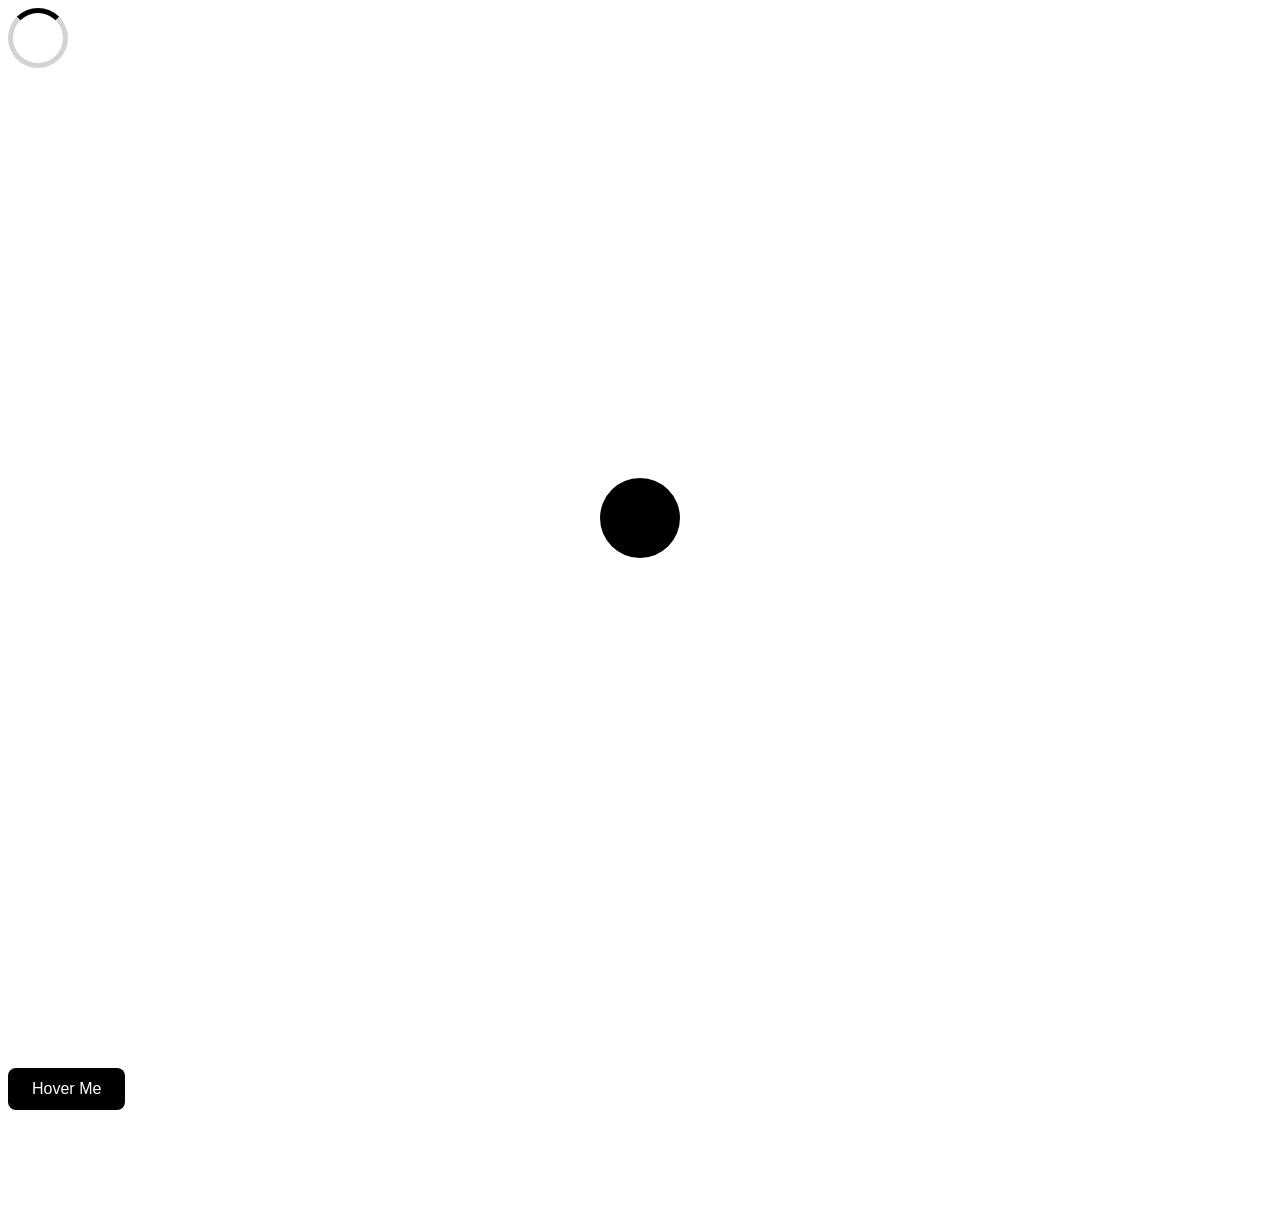
<file: CSS Animations/index.html>
<!DOCTYPE html>
<html lang="en">
<head>
    <meta charset="UTF-8">
    <meta name="viewport" content="width=device-width, initial-scale=1.0">
    <title>Document</title>
    <link rel="stylesheet" href="style.css">
</head>
<body>
    <div class="loader"></div>
    <div class="ball-container">
        <div class="ball"></div>
    </div>
    <div class="hover"><button class="animated-button">Hover Me</button></div>
</body>
</html>
</file>
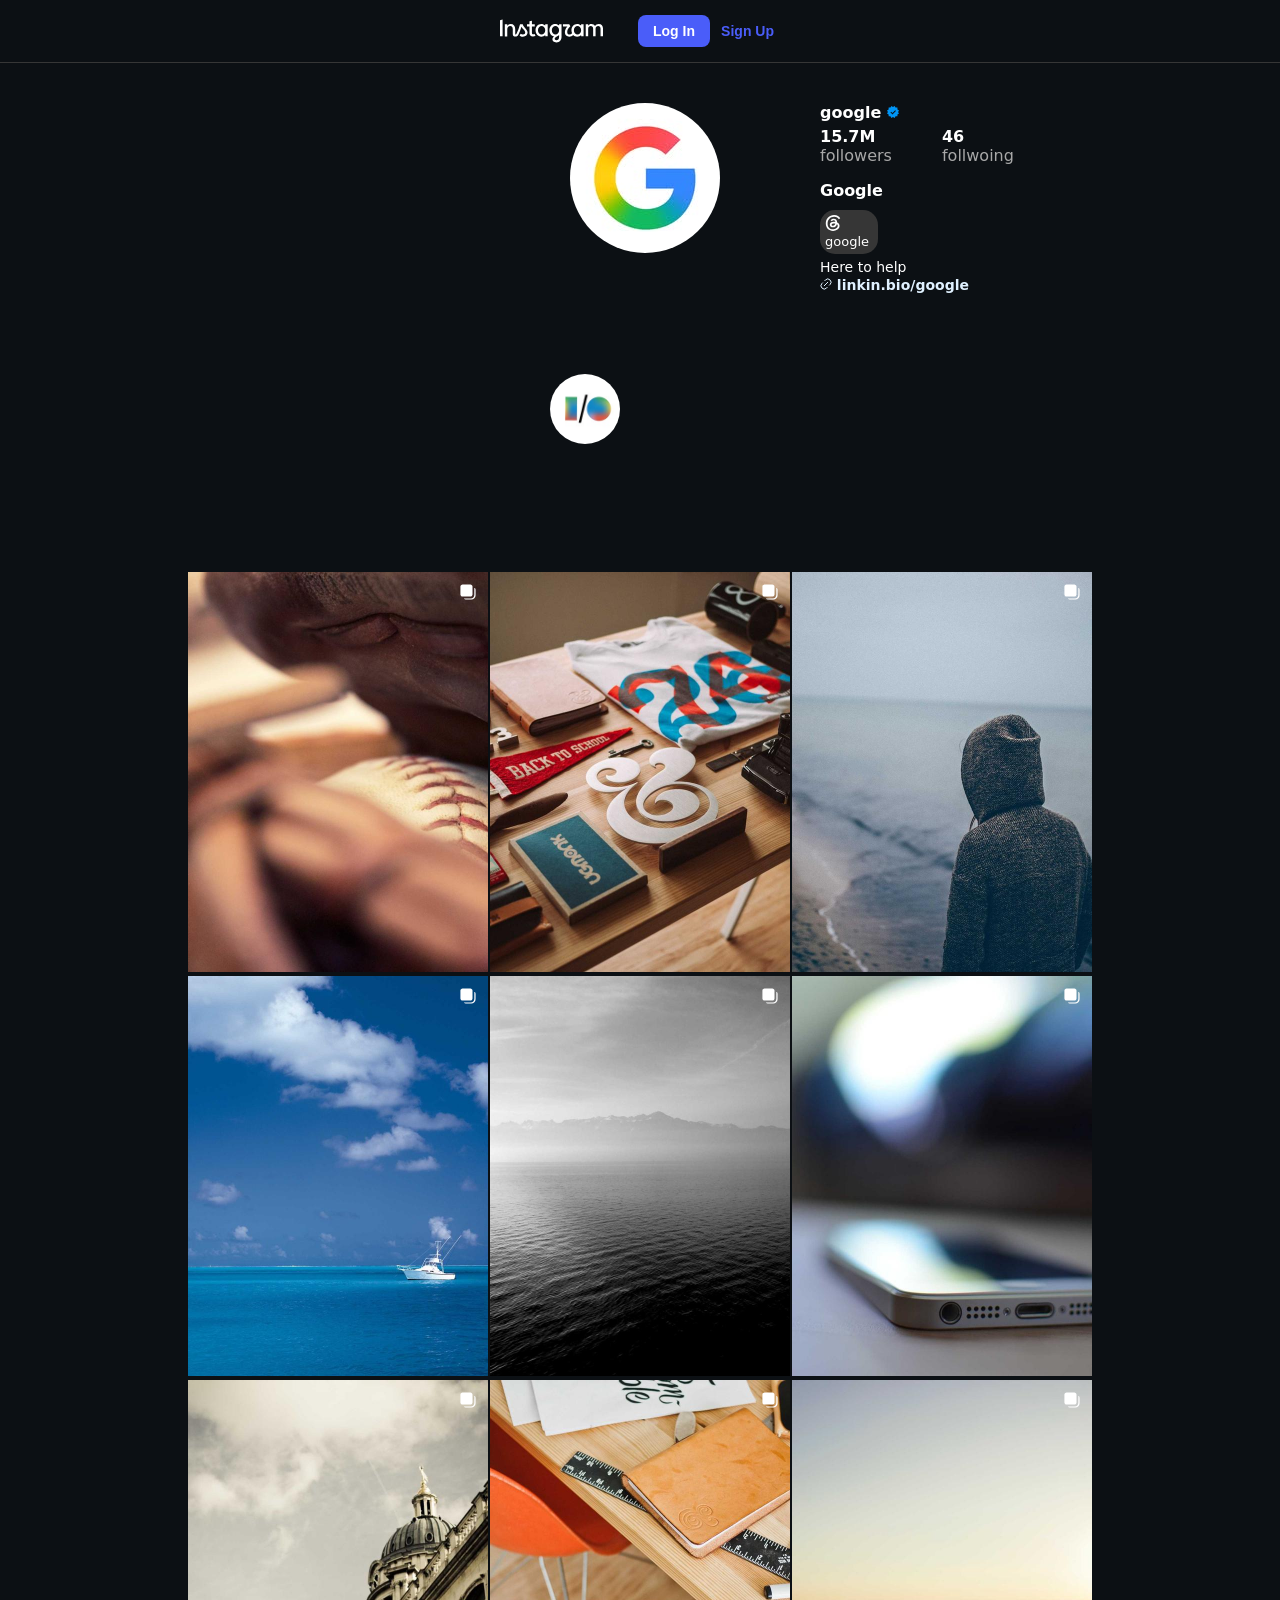
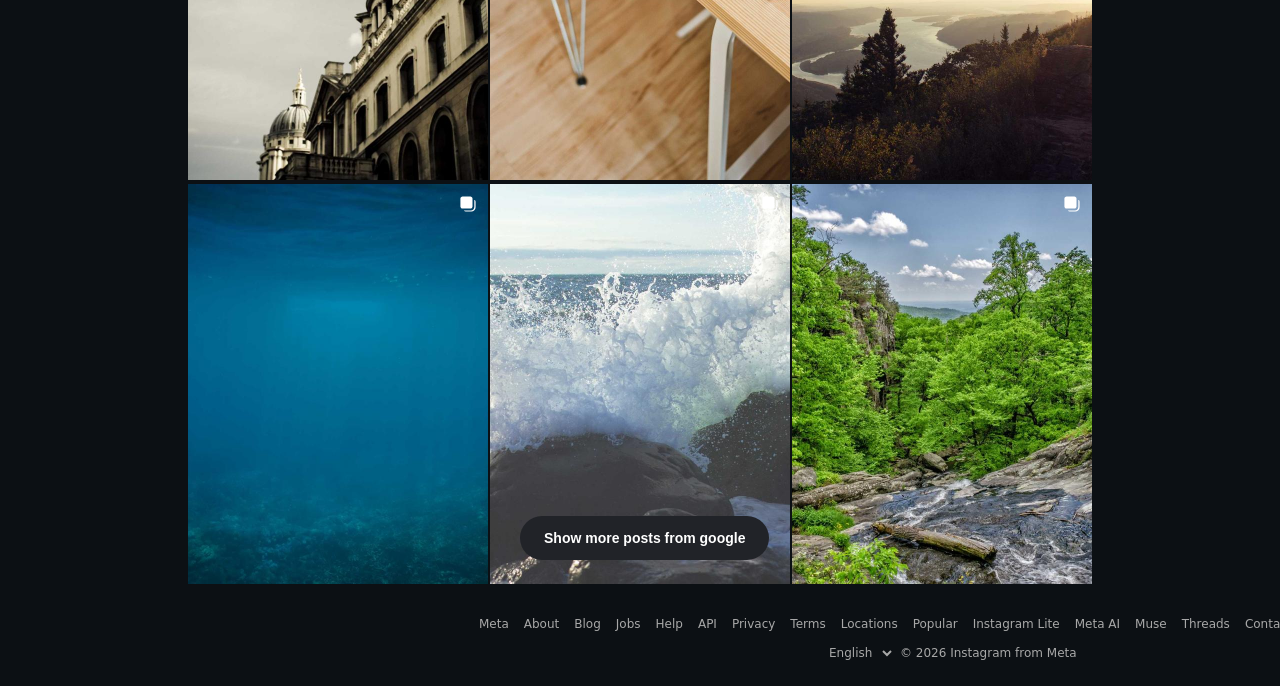
<file: CSS Flexbox/index.html>
<!DOCTYPE html>
<html lang="en">
<head>
    <meta charset="UTF-8">
    <meta name="viewport" content="width=device-width, initial-scale=1.0">
    <title>Instagram photos & videos</title>
    <link rel="stylesheet" href="style.css">
</head>
<body>
    <header class="header">
        <nav class="navbar">
            <div class="icons">
                <svg xmlns="http://www.w3.org/2000/svg" width="103" height="26" fill="currentColor" aria-label="Instagram" class="x1lliihq x1n2onr6 x5n08af" viewBox="0 0 600 150"><path d="M0 106.31h15.08V8.46L0 11.82zM116.77 35.06c-5.3 19.69-12.18 38.75-20.69 56.21-1.6 3.2-2.88 4.33-4.65 4.33-1.6 0-2.73-.96-2.73-3.36V64.21c0-17.78-9.14-29.95-26.14-29.95-8.83 0-16.2 4.16-20.21 11.69V35.7H28.07v70.62h14.28V65.48c0-11.05 7.06-19.37 16.84-19.37 9.13 0 15.23 6.57 15.23 19.22v27.23c0 10.09 5.61 15.05 15.72 15.06 8.34 0 13.47-3.53 17.48-11.69 6.74-13.94 12.83-29.63 17.32-45.33 8.18 14.73 21.97 21.94 21.97 33.47 0 5.93-4.01 11.86-13.63 11.86-5.3 0-10.11-2.4-13.31-5.13l-5.77 11.53c4.01 3.04 11.55 5.6 19.09 5.6 17.32 0 27.43-10.73 27.43-24.19 0-19.06-23.42-29.47-28.23-48.68zM201.46 92.08c-2.72 1.76-5.12 2.56-7.85 2.56-4.97-.01-7.7-3.05-7.7-8.34V48.51h16.52V35.7h-16.52V14.72l-14.28 3.04V35.7h-14.59v12.81h14.59v40.2c0 10.88 7.22 18.58 19.89 18.58 6.73 0 11.55-1.92 15.55-4.48l-5.6-10.71ZM575.46 34.23c-9.95 0-17.98 4.32-21.82 12.01-3.85-7.52-11.22-12.01-21.33-12.01-8.18 0-15.07 3.69-18.6 10.26v-8.81h-14.28v70.63h14.28V61.8c0-8.97 6.41-15.7 15.23-15.7 8.02 0 13.63 5.44 13.63 16.01v44.2h14.28V61.79c0-8.97 6.1-15.7 15.08-15.7 8.02 0 13.79 5.44 13.79 16.01v44.2H600V60.81c0-15.86-8.82-26.58-24.54-26.58M263.52 43.37c-5.93-6.09-14.12-9.29-23.26-9.29-19.09 0-33.2 16.01-33.2 36.83s14.12 36.99 33.2 36.99c9.46 0 17.49-3.85 23.26-10.09v8.49h14.28V35.69h-14.28v7.69Zm-21.17 52.05c-11.71 0-21.17-9.61-21.17-24.5s9.62-24.34 21.17-24.34 21.17 9.45 21.17 24.34-9.46 24.5-21.17 24.5M472.66 43.37h-.01c-5.93-6.09-14.12-9.29-23.26-9.29-19.09 0-33.2 16.01-33.2 36.83 0 6.39 1.32 12.32 3.68 17.47-4.5 4.85-9.42 7.04-14.74 7.04-8.19 0-13.47-4.97-13.47-15.05s5.61-21.95 18.12-32.36l-6.41-12.33h-36.72v12.81h25.98c-8.98 9.93-14.76 22.42-14.76 33.79 0 16.5 10.91 25.63 25.82 25.63 8.6 0 16.92-3.83 22.41-10.14 5.88 6.33 14 10.14 23.3 10.14s17.49-3.85 23.26-10.09v8.49h14.28V35.69h-14.28v7.69Zm-21.17 52.05c-11.71 0-21.17-9.61-21.17-24.5s9.62-24.34 21.17-24.34 21.17 9.45 21.17 24.34-9.46 24.5-21.17 24.5M344.18 43.36c-5.93-6.09-13.96-9.29-22.93-9.29-18.92 0-33.52 15.53-33.52 36.99 0 19.06 12.04 33.79 28.23 36.36-7.38 4.32-10.75 8.98-10.75 16.02 0 10.09 8.34 18.1 23.26 18.1 19.72 0 29.99-13.46 29.99-30.91V35.67h-14.28zm0 68.72c0 11.69-6.9 17.13-14.92 17.13-7.22 0-10.59-4.17-10.59-8.49s2.73-9.77 14.76-15.21c4.17-1.92 7.87-4.49 10.75-7.69zm-21.16-16.66c-11.7 0-21.17-9.61-21.17-24.5s9.62-24.34 21.17-24.34 21.17 9.45 21.17 24.34-9.46 24.5-21.17 24.5"/></svg>
                <div class="btn">
                    <button class="login-btn">Log In</button>
                    <button class="signup-btn">Sign Up</button>
                </div>
            </div>
        </nav>
    </header>
    <div class="profile">
        <div>
            <img src="google-insta-prof.jpg" alt="google insta profile pic" class="google-prof-pic">
        </div>
        
        <div class="profile-details">
            <div>google <svg xmlns="http://www.w3.org/2000/svg" width="12" height="12" fill="#0095F6" aria-label="Verified" class="x1lliihq x1n2onr6" viewBox="0 0 40 40"><path fill-rule="evenodd" d="M19.998 3.094 14.638 0l-2.972 5.15H5.432v6.354L0 14.64 3.094 20 0 25.359l5.432 3.137v5.905h5.975L14.638 40l5.36-3.094L25.358 40l3.232-5.6h6.162v-6.01L40 25.359 36.905 20 40 14.641l-5.248-3.03v-6.46h-6.419L25.358 0zm7.415 11.225 2.254 2.287-11.43 11.5-6.835-6.93 2.244-2.258 4.587 4.581z"/></svg></div>
            <div class="follower-count">
                <div>15.7M <span>followers</span></div>
                <div>46 <span>follwoing</span></p></div>
            </div>
            <div>
                <div>Google</div>
                <div class="threads"><svg xmlns="http://www.w3.org/2000/svg" width="16" height="16" fill="currentColor" aria-label="Threads" class="x1lliihq x1n2onr6 x5n08af" viewBox="0 0 976.98 1082"><path d="M770.347 500.347c-1.355-156.85-86.386-251.367-230.025-251.367-95.872 0-176.499 43.362-218.846 112.472l92.823 64.705c24.053-37.942 57.252-69.448 118.231-69.448 68.77 0 104.341 38.281 114.504 109.423-33.2-5.081-66.399-7.791-100.615-7.791-185.646 0-273.049 84.015-273.049 195.131 0 113.149 87.403 179.548 216.136 179.548 141.267 0 225.621-95.194 260.176-213.086 35.91 16.261 60.64 54.203 60.64 111.116 0 152.447-175.822 235.446-324.881 235.446-219.862 0-363.501-144.316-363.501-379.084 0-287.616 190.05-471.907 445.483-471.907 171.418 0 256.11 75.207 313.701 176.16l94.856-66.399C913.308 94.501 773.396 1 563.358 1 228.653 1 .999 238.478.999 583.008.999 898.065 223.91 1081 489.506 1081c219.523 0 441.418-128.055 441.418-347.24 0-114.504-65.721-190.389-160.577-233.413M485.441 718.854c-48.444 0-91.129-23.036-91.129-65.383 0-66.738 81.983-87.064 162.271-87.064 30.489 0 60.301 2.032 86.725 7.792-18.971 86.725-75.207 144.655-157.867 144.655" class="xcslo1z"/></svg> google</div>
                <div class="help">Here to help</div>
                <a href="https://linkin.bio/google/" class="linkin"><svg xmlns="http://www.w3.org/2000/svg" width="12" height="12" fill="currentColor" aria-label="Link icon" class="x1lliihq x1n2onr6 x7l2uk3" viewBox="0 0 24 24"><path fill="none" stroke="currentColor" stroke-linecap="round" stroke-linejoin="round" stroke-width="2" d="m9.726 5.123 1.228-1.228a6.47 6.47 0 0 1 9.15 9.152l-1.227 1.227m-4.603 4.603-1.228 1.228a6.47 6.47 0 0 1-9.15-9.152l1.227-1.227M8.471 15.529l7.058-7.058"/></svg> linkin.bio/google</a>
            </div>
            </div>
    </div>

    <div class="stories">
        <img src="google-IO.jpg" alt="google-I/O pic" class="story-img">
    </div>
    <div class="feed">
        <div class="feed-icons">
            <svg xmlns="http://www.w3.org/2000/svg" width="24" height="24" fill="currentColor" aria-label="Posts" class="x1lliihq x1n2onr6 xyb1xck"><rect width="4.667" height="6" x="3" y="1" rx="1" ry="1"/><rect width="4.667" height="6" x="16.333" y="1" rx="1" ry="1"/><rect width="4.667" height="6" x="9.667" y="1" rx="1" ry="1"/><rect width="4.667" height="6" x="3" y="9" rx="1" ry="1"/><rect width="4.667" height="6" x="16.333" y="9" rx="1" ry="1"/><rect width="4.667" height="6" x="9.667" y="9" rx="1" ry="1"/><rect width="4.667" height="6" x="3" y="17" rx="1" ry="1"/><rect width="4.667" height="6" x="16.333" y="17" rx="1" ry="1"/><rect width="4.667" height="6" x="9.667" y="17" rx="1" ry="1"/></svg>
            <svg xmlns="http://www.w3.org/2000/svg" width="24" height="24" fill="currentColor" aria-label="Reels" class="x1lliihq x1n2onr6 x1cp0k07"><path d="M22.935 7.468c-.063-1.36-.307-2.142-.512-2.67a5.34 5.34 0 0 0-1.27-1.95 5.35 5.35 0 0 0-1.95-1.27c-.53-.206-1.311-.45-2.672-.513C15.333 1.012 14.976 1 12 1s-3.333.012-4.532.065c-1.36.063-2.142.307-2.67.512-.77.298-1.371.69-1.95 1.27a5.4 5.4 0 0 0-1.27 1.95c-.206.53-.45 1.311-.513 2.672C1.012 8.667 1 9.024 1 12s.012 3.333.065 4.532c.063 1.36.307 2.142.512 2.67.297.77.69 1.372 1.27 1.95.58.581 1.181.974 1.95 1.27.53.206 1.311.45 2.672.513C8.667 22.988 9.024 23 12 23s3.333-.012 4.532-.065c1.36-.063 2.142-.307 2.67-.512a5.3 5.3 0 0 0 1.95-1.27 5.36 5.36 0 0 0 1.27-1.95c.206-.53.45-1.311.513-2.672.053-1.198.065-1.555.065-4.531s-.012-3.333-.065-4.532m-1.998 8.972c-.05 1.07-.228 1.652-.38 2.04-.197.51-.434.874-.82 1.258a3.4 3.4 0 0 1-1.258.82c-.387.151-.97.33-2.038.379-1.162.052-1.51.063-4.441.063s-3.28-.01-4.44-.063c-1.07-.05-1.652-.228-2.04-.38a3.35 3.35 0 0 1-1.258-.82 3.4 3.4 0 0 1-.82-1.258c-.151-.387-.33-.97-.379-2.038C3.011 15.28 3 14.931 3 12s.01-3.28.063-4.44c.05-1.07.228-1.652.38-2.04.197-.51.434-.875.82-1.26a3.4 3.4 0 0 1 1.258-.819c.387-.15.97-.329 2.038-.378C8.72 3.011 9.069 3 12 3s3.28.01 4.44.063c1.07.05 1.652.228 2.04.38.51.197.874.433 1.258.82.385.382.622.747.82 1.258.151.387.33.97.379 2.038C20.989 8.72 21 9.069 21 12s-.01 3.28-.063 4.44m-4.584-6.828-5.25-3a2.73 2.73 0 0 0-2.745.01A2.72 2.72 0 0 0 6.988 9v6c0 .992.512 1.88 1.37 2.379.432.25.906.376 1.38.376.468 0 .937-.123 1.365-.367l5.25-3c.868-.496 1.385-1.389 1.385-2.388s-.517-1.892-1.385-2.388m-.993 3.04-5.25 3a.74.74 0 0 1-.748-.003.74.74 0 0 1-.374-.649V9a.74.74 0 0 1 .374-.65.74.74 0 0 1 .748-.002l5.25 3c.341.196.378.521.378.652s-.037.456-.378.651Z"/></svg>
            <svg xmlns="http://www.w3.org/2000/svg" width="24" height="24" fill="currentColor" aria-label="Tagged" class="x1lliihq x1n2onr6 x1cp0k07"><path d="M21 7.48a2 2 0 0 0-2-2h-3.046a2 2 0 0 1-1.506-.683l-1.695-1.939a1 1 0 0 0-1.506 0L9.552 4.797c-.38.434-.93.682-1.506.682H5a2 2 0 0 0-2 2V19l.01.206A2 2 0 0 0 5 21h14a2 2 0 0 0 2-2zM23 19a4 4 0 0 1-4 4H5a4 4 0 0 1-3.995-3.794L1 19V7.48a4 4 0 0 1 4-4h3.046l1.696-1.94a3 3 0 0 1 4.516 0l1.696 1.94H19a4 4 0 0 1 4 4z"/><path d="M14.5 10.419a2.5 2.5 0 1 0-5 0 2.5 2.5 0 0 0 5 0m2 0a4.5 4.5 0 1 1-9 0 4.5 4.5 0 0 1 9 0M12 16.003c3.511 0 6.555 1.99 8.13 4.906a1 1 0 0 1-1.76.95c-1.248-2.31-3.64-3.857-6.37-3.857S6.878 19.55 5.63 21.86a1 1 0 0 1-1.76-.951c1.575-2.915 4.618-4.906 8.13-4.906"/></svg>
        </div>
    </div>
    <div class="posts-section">
        <div class="post">
            <img src="post1.jpg" alt="" class="post-img">
            <svg class="carousel-icon" xmlns="http://www.w3.org/2000/svg" width="20" height="20" fill="currentColor" aria-label="Carousel" class="x1lliihq x1n2onr6 x9bdzbf" viewBox="0 0 48 48"><path d="M34.8 29.7V11c0-2.9-2.3-5.2-5.2-5.2H11c-2.9 0-5.2 2.3-5.2 5.2v18.7c0 2.9 2.3 5.2 5.2 5.2h18.7c2.8-.1 5.1-2.4 5.1-5.2M39.2 15v16.1c0 4.5-3.7 8.2-8.2 8.2H14.9c-.6 0-.9.7-.5 1.1 1 1.1 2.4 1.8 4.1 1.8h13.4c5.7 0 10.3-4.6 10.3-10.3V18.5c0-1.6-.7-3.1-1.8-4.1-.5-.4-1.2 0-1.2.6"/></svg>
        </div>
        <div class="post">
            <img src="post2.jpg" alt="" class="post-img">
            <svg class="carousel-icon" xmlns="http://www.w3.org/2000/svg" width="20" height="20" fill="currentColor" aria-label="Carousel" class="x1lliihq x1n2onr6 x9bdzbf" viewBox="0 0 48 48"><path d="M34.8 29.7V11c0-2.9-2.3-5.2-5.2-5.2H11c-2.9 0-5.2 2.3-5.2 5.2v18.7c0 2.9 2.3 5.2 5.2 5.2h18.7c2.8-.1 5.1-2.4 5.1-5.2M39.2 15v16.1c0 4.5-3.7 8.2-8.2 8.2H14.9c-.6 0-.9.7-.5 1.1 1 1.1 2.4 1.8 4.1 1.8h13.4c5.7 0 10.3-4.6 10.3-10.3V18.5c0-1.6-.7-3.1-1.8-4.1-.5-.4-1.2 0-1.2.6"/></svg>
        </div>
        <div class="post">
            <img src="post3.jpg" alt="" class="post-img">
            <svg class="carousel-icon" xmlns="http://www.w3.org/2000/svg" width="20" height="20" fill="currentColor" aria-label="Carousel" class="x1lliihq x1n2onr6 x9bdzbf" viewBox="0 0 48 48"><path d="M34.8 29.7V11c0-2.9-2.3-5.2-5.2-5.2H11c-2.9 0-5.2 2.3-5.2 5.2v18.7c0 2.9 2.3 5.2 5.2 5.2h18.7c2.8-.1 5.1-2.4 5.1-5.2M39.2 15v16.1c0 4.5-3.7 8.2-8.2 8.2H14.9c-.6 0-.9.7-.5 1.1 1 1.1 2.4 1.8 4.1 1.8h13.4c5.7 0 10.3-4.6 10.3-10.3V18.5c0-1.6-.7-3.1-1.8-4.1-.5-.4-1.2 0-1.2.6"/></svg>
        </div>
    </div>
    <div class="posts-section">
        <div class="post">
            <img src="post4.jpg" alt="" class="post-img">
            <svg class="carousel-icon" xmlns="http://www.w3.org/2000/svg" width="20" height="20" fill="currentColor" aria-label="Carousel" class="x1lliihq x1n2onr6 x9bdzbf" viewBox="0 0 48 48"><path d="M34.8 29.7V11c0-2.9-2.3-5.2-5.2-5.2H11c-2.9 0-5.2 2.3-5.2 5.2v18.7c0 2.9 2.3 5.2 5.2 5.2h18.7c2.8-.1 5.1-2.4 5.1-5.2M39.2 15v16.1c0 4.5-3.7 8.2-8.2 8.2H14.9c-.6 0-.9.7-.5 1.1 1 1.1 2.4 1.8 4.1 1.8h13.4c5.7 0 10.3-4.6 10.3-10.3V18.5c0-1.6-.7-3.1-1.8-4.1-.5-.4-1.2 0-1.2.6"/></svg>
        </div>
        <div class="post">
            <img src="post5.jpg" alt="" class="post-img">
            <svg class="carousel-icon" xmlns="http://www.w3.org/2000/svg" width="20" height="20" fill="currentColor" aria-label="Carousel" class="x1lliihq x1n2onr6 x9bdzbf" viewBox="0 0 48 48"><path d="M34.8 29.7V11c0-2.9-2.3-5.2-5.2-5.2H11c-2.9 0-5.2 2.3-5.2 5.2v18.7c0 2.9 2.3 5.2 5.2 5.2h18.7c2.8-.1 5.1-2.4 5.1-5.2M39.2 15v16.1c0 4.5-3.7 8.2-8.2 8.2H14.9c-.6 0-.9.7-.5 1.1 1 1.1 2.4 1.8 4.1 1.8h13.4c5.7 0 10.3-4.6 10.3-10.3V18.5c0-1.6-.7-3.1-1.8-4.1-.5-.4-1.2 0-1.2.6"/></svg>
        </div>
        <div class="post">
            <img src="post6.jpg" alt="" class="post-img">
            <svg class="carousel-icon" xmlns="http://www.w3.org/2000/svg" width="20" height="20" fill="currentColor" aria-label="Carousel" class="x1lliihq x1n2onr6 x9bdzbf" viewBox="0 0 48 48"><path d="M34.8 29.7V11c0-2.9-2.3-5.2-5.2-5.2H11c-2.9 0-5.2 2.3-5.2 5.2v18.7c0 2.9 2.3 5.2 5.2 5.2h18.7c2.8-.1 5.1-2.4 5.1-5.2M39.2 15v16.1c0 4.5-3.7 8.2-8.2 8.2H14.9c-.6 0-.9.7-.5 1.1 1 1.1 2.4 1.8 4.1 1.8h13.4c5.7 0 10.3-4.6 10.3-10.3V18.5c0-1.6-.7-3.1-1.8-4.1-.5-.4-1.2 0-1.2.6"/></svg>
        </div>
    </div>
    <div class="posts-section">
        <div class="post">
            <img src="post7.jpg" alt="" class="post-img">
            <svg class="carousel-icon" xmlns="http://www.w3.org/2000/svg" width="20" height="20" fill="currentColor" aria-label="Carousel" class="x1lliihq x1n2onr6 x9bdzbf" viewBox="0 0 48 48"><path d="M34.8 29.7V11c0-2.9-2.3-5.2-5.2-5.2H11c-2.9 0-5.2 2.3-5.2 5.2v18.7c0 2.9 2.3 5.2 5.2 5.2h18.7c2.8-.1 5.1-2.4 5.1-5.2M39.2 15v16.1c0 4.5-3.7 8.2-8.2 8.2H14.9c-.6 0-.9.7-.5 1.1 1 1.1 2.4 1.8 4.1 1.8h13.4c5.7 0 10.3-4.6 10.3-10.3V18.5c0-1.6-.7-3.1-1.8-4.1-.5-.4-1.2 0-1.2.6"/></svg>
        </div>
        <div class="post">
            <img src="post8.jpg" alt="" class="post-img">
            <svg class="carousel-icon" xmlns="http://www.w3.org/2000/svg" width="20" height="20" fill="currentColor" aria-label="Carousel" class="x1lliihq x1n2onr6 x9bdzbf" viewBox="0 0 48 48"><path d="M34.8 29.7V11c0-2.9-2.3-5.2-5.2-5.2H11c-2.9 0-5.2 2.3-5.2 5.2v18.7c0 2.9 2.3 5.2 5.2 5.2h18.7c2.8-.1 5.1-2.4 5.1-5.2M39.2 15v16.1c0 4.5-3.7 8.2-8.2 8.2H14.9c-.6 0-.9.7-.5 1.1 1 1.1 2.4 1.8 4.1 1.8h13.4c5.7 0 10.3-4.6 10.3-10.3V18.5c0-1.6-.7-3.1-1.8-4.1-.5-.4-1.2 0-1.2.6"/></svg>
        </div>
        <div class="post">
            <img src="post9.jpg" alt="" class="post-img">
            <svg class="carousel-icon" xmlns="http://www.w3.org/2000/svg" width="20" height="20" fill="currentColor" aria-label="Carousel" class="x1lliihq x1n2onr6 x9bdzbf" viewBox="0 0 48 48"><path d="M34.8 29.7V11c0-2.9-2.3-5.2-5.2-5.2H11c-2.9 0-5.2 2.3-5.2 5.2v18.7c0 2.9 2.3 5.2 5.2 5.2h18.7c2.8-.1 5.1-2.4 5.1-5.2M39.2 15v16.1c0 4.5-3.7 8.2-8.2 8.2H14.9c-.6 0-.9.7-.5 1.1 1 1.1 2.4 1.8 4.1 1.8h13.4c5.7 0 10.3-4.6 10.3-10.3V18.5c0-1.6-.7-3.1-1.8-4.1-.5-.4-1.2 0-1.2.6"/></svg>
        </div>
    </div>
    <div class="posts-section">
        <div class="post">
            <img src="post10.jpg" alt="" class="post-img">
            <svg class="carousel-icon" xmlns="http://www.w3.org/2000/svg" width="20" height="20" fill="currentColor" aria-label="Carousel" class="x1lliihq x1n2onr6 x9bdzbf" viewBox="0 0 48 48"><path d="M34.8 29.7V11c0-2.9-2.3-5.2-5.2-5.2H11c-2.9 0-5.2 2.3-5.2 5.2v18.7c0 2.9 2.3 5.2 5.2 5.2h18.7c2.8-.1 5.1-2.4 5.1-5.2M39.2 15v16.1c0 4.5-3.7 8.2-8.2 8.2H14.9c-.6 0-.9.7-.5 1.1 1 1.1 2.4 1.8 4.1 1.8h13.4c5.7 0 10.3-4.6 10.3-10.3V18.5c0-1.6-.7-3.1-1.8-4.1-.5-.4-1.2 0-1.2.6"/></svg>
        </div>
        <div class="post">
            <img src="post11.jpg" alt="" class="post-img">
            <svg class="carousel-icon" xmlns="http://www.w3.org/2000/svg" width="20" height="20" fill="currentColor" aria-label="Carousel" class="x1lliihq x1n2onr6 x9bdzbf" viewBox="0 0 48 48"><path d="M34.8 29.7V11c0-2.9-2.3-5.2-5.2-5.2H11c-2.9 0-5.2 2.3-5.2 5.2v18.7c0 2.9 2.3 5.2 5.2 5.2h18.7c2.8-.1 5.1-2.4 5.1-5.2M39.2 15v16.1c0 4.5-3.7 8.2-8.2 8.2H14.9c-.6 0-.9.7-.5 1.1 1 1.1 2.4 1.8 4.1 1.8h13.4c5.7 0 10.3-4.6 10.3-10.3V18.5c0-1.6-.7-3.1-1.8-4.1-.5-.4-1.2 0-1.2.6"/></svg>
            <button class="more">Show more posts from google</button>
        </div>
        <div class="post">
            <img src="post12.jpg" alt="" class="post-img">
            <svg class="carousel-icon" xmlns="http://www.w3.org/2000/svg" width="20" height="20" fill="currentColor" aria-label="Carousel" class="x1lliihq x1n2onr6 x9bdzbf" viewBox="0 0 48 48"><path d="M34.8 29.7V11c0-2.9-2.3-5.2-5.2-5.2H11c-2.9 0-5.2 2.3-5.2 5.2v18.7c0 2.9 2.3 5.2 5.2 5.2h18.7c2.8-.1 5.1-2.4 5.1-5.2M39.2 15v16.1c0 4.5-3.7 8.2-8.2 8.2H14.9c-.6 0-.9.7-.5 1.1 1 1.1 2.4 1.8 4.1 1.8h13.4c5.7 0 10.3-4.6 10.3-10.3V18.5c0-1.6-.7-3.1-1.8-4.1-.5-.4-1.2 0-1.2.6"/></svg>
        </div>
    </div>
        <footer class="footer">
            <div class="links">
                <a href="" class="links">Meta</a>
                <a href="" class="links">About</a>
                <a href="" class="links">Blog</a>
                <a href="" class="links">Jobs</a>
                <a href="" class="links">Help</a>
                <a href="" class="links">API</a>
                <a href="" class="links">Privacy</a>
                <a href="" class="links">Terms</a>
                <a href="" class="links">Locations</a>
                <a href="" class="links">Popular</a>
                <a href="" class="links">Instagram Lite</a>
                <a href="" class="links">Meta AI</a>
                <a href="" class="links">Muse</a>
                <a href="" class="links">Threads</a>
                <a href="" class="links">Contact Uploading & Non-Users</a>
                <a href="" class="links">Meta Verified</a>
            </div>
            <div class="language">
                <select name="languages" id="languages">
                    <option value="en">English</option>
                    <option value="hi">हिन्दी</option>
                    <option value="te">తెలుగు</option>
                    <option value="ta">தமிழ்</option>
                    <option value="mr">मराठी</option>
                    <option value="bn">বাংলা</option>
                    <option value="gu">ગુજરાતી</option>
                    <option value="kn">ಕನ್ನಡ</option>
                    <option value="ml">മലയാളം</option>
                    <option value="pa">ਪੰਜਾਬੀ</option>
                    <option value="es">Español</option>
                    <option value="fr">Français</option>
                    <option value="de">Deutsch</option>
                    <option value="ja">日本語</option>
                    <option value="ko">한국어</option>
                </select>
                <div class="copyright">
                    © 2026 Instagram from Meta
                </div>
            </div>
        </footer>
    </div>
</body>
</html>
</file>
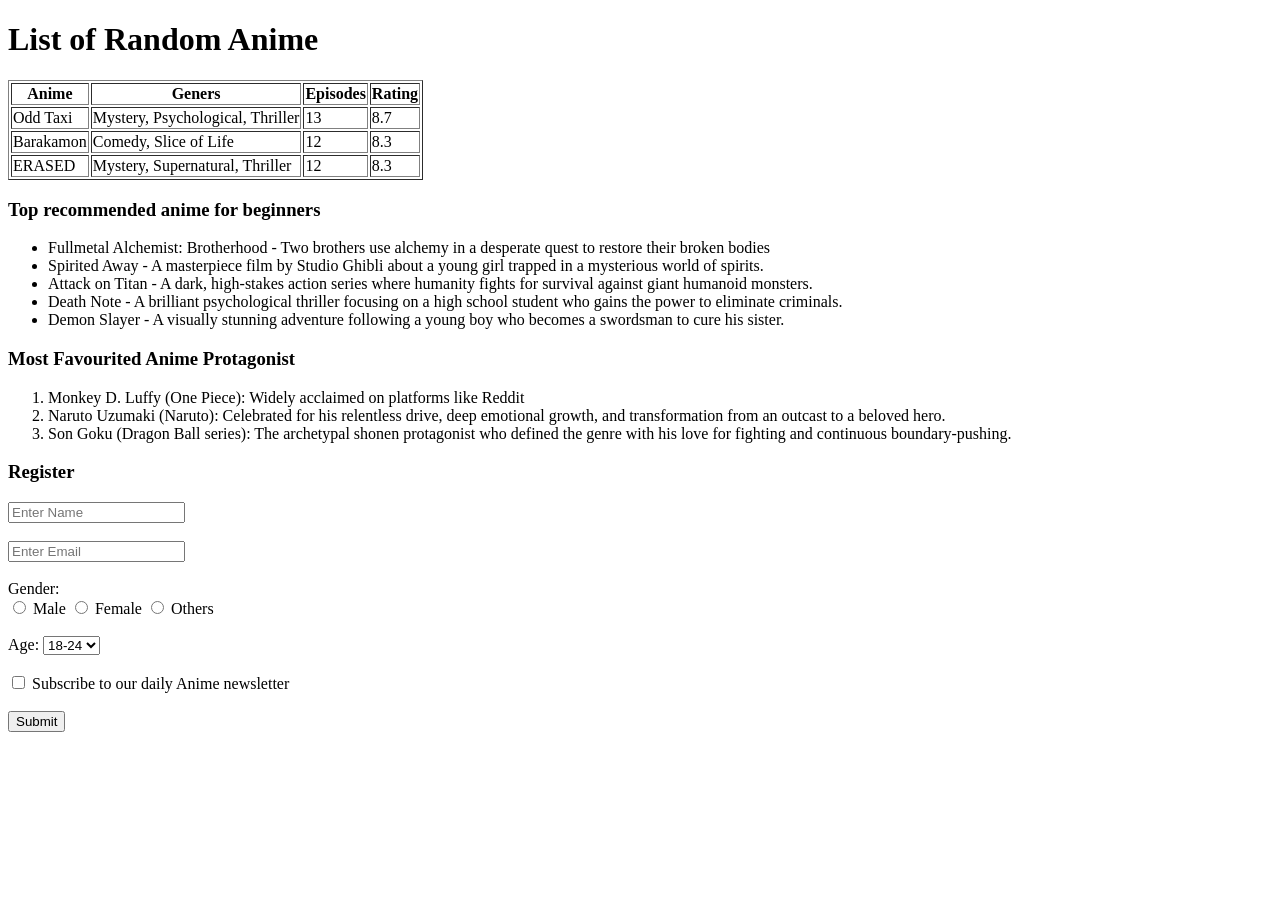
<file: HTML Forms and Tables/index.html>
<!DOCTYPE html>
<html lang="en">
<head>
    <meta charset="UTF-8">
    <meta name="viewport" content="width=device-width, initial-scale=1.0">
    <title>Anime List</title>
</head>
<body>
    <h1>List of Random Anime</h1>
    <table border>
        <tr>
            <th>Anime</th>
            <th>Geners</th>
            <th>Episodes</th>
            <th>Rating</th>
        </tr>
        <tr>
            <td>Odd Taxi</td>
            <td>Mystery, Psychological, Thriller</td>
            <td>13</td>
            <td>8.7</td>
        </tr>
        <tr>
            <td>Barakamon</td>
            <td>Comedy, Slice of Life</td>
            <td>12</td>
            <td>8.3</td>
        </tr>
        <tr>
            <td>ERASED</td>
            <td>Mystery, Supernatural, Thriller</td>
            <td>12</td>
            <td>8.3</td>
        </tr>
    </table>

    <h3>Top recommended anime for beginners</h3>
    <ul>
        <li>Fullmetal Alchemist: Brotherhood - Two brothers use alchemy in a desperate quest to restore their broken bodies</li>
        <li>Spirited Away - A masterpiece film by Studio Ghibli about a young girl trapped in a mysterious world of spirits.</li>
        <li>Attack on Titan - A dark, high-stakes action series where humanity fights for survival against giant humanoid monsters.</li>
        <li>Death Note - A brilliant psychological thriller focusing on a high school student who gains the power to eliminate criminals.</li>
        <li>Demon Slayer - A visually stunning adventure following a young boy who becomes a swordsman to cure his sister.</li>
    </ul>

    <h3>Most Favourited Anime Protagonist</h3>
    <ol>
        <li>Monkey D. Luffy (One Piece): Widely acclaimed on platforms like Reddit</li>
        <li>Naruto Uzumaki (Naruto): Celebrated for his relentless drive, deep emotional growth, and transformation from an outcast to a beloved hero.</li>
        <li>Son Goku (Dragon Ball series): The archetypal shonen protagonist who defined the genre with his love for fighting and continuous boundary-pushing.</li>
    </ol>

    <h3>Register</h3>

    <form action="">
        <input type="text" placeholder="Enter Name" required minlength="3" maxlength="50"><br><br>
        <input type="email" name="" id="" required placeholder="Enter Email"><br><br>
        <label for="gender">Gender:</label><br>
        <input type="radio" name="gender" id="" required>
        <label for="">Male</label>
        <input type="radio" name="gender" id="">
        <label for="">Female</label>
        <input type="radio" name="gender" id="">
        <label for="">Others</label><br><br>
        <label for="age">Age:</label>
        <select name="age" id="" required>
            <option name="age" value="18-24">18-24</option>
            <option name="age" value="25-34">25-34</option>
            <option name="age" value="35-44">35-44</option>
            <option name="age" value="45-54">45-54</option>
            <option name="age" value="55-64">55-64</option>
        </select><br><br>
        <input type="checkbox" name="" id="">
        <label for="">Subscribe to our daily Anime newsletter</label><br><br>
        <button type="submit">Submit</button>
    </form>
</body>
</html>
</file>
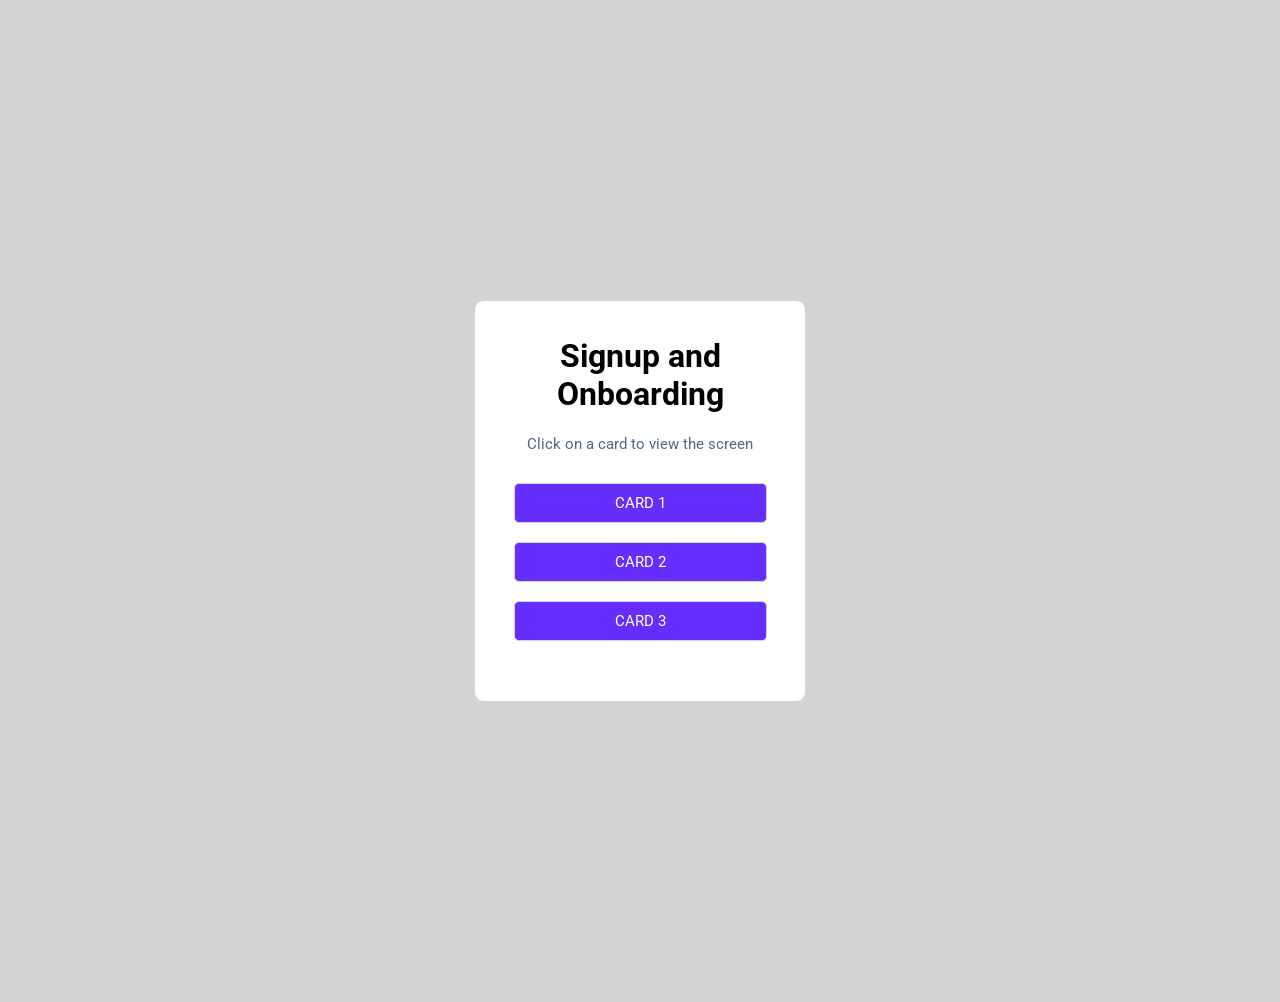
<file: Intro to CSS/index.html>
<!DOCTYPE html>
<html lang="en">
<head>
    <meta charset="UTF-8">
    <meta name="viewport" content="width=device-width, initial-scale=1.0">
    <title>Document</title>
    <link rel="stylesheet" href="style.css">
</head>
<body>
    <div class="main-box">
        <h1>Signup and Onboarding</h1>
        <p>Click on a card to view the screen</p>
        <button class="btn-main-card"><a href="card1.html">CARD 1</a></button> <br><br>
        <button class="btn-main-card"><a href="card2.html">CARD 2</a></button> <br><br>
        <button class="btn-main-card"><a href="card3.html">CARD 3</a></button>
    </div>
</body>
</html>
</file>
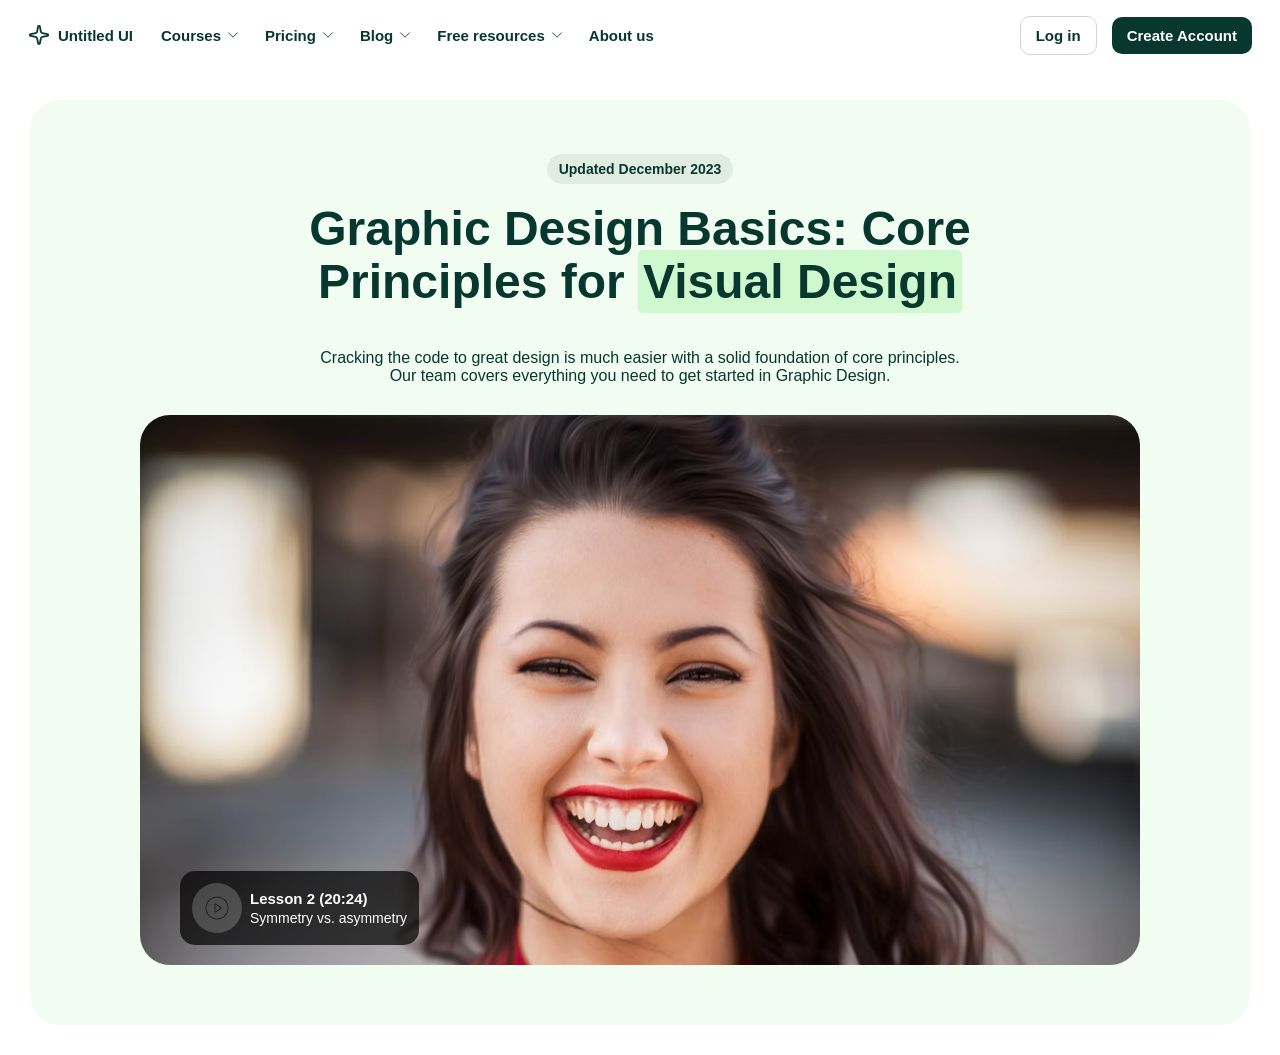
<file: Responsive Design/index.html>
<!DOCTYPE html>
<html lang="en">
<head>
    <meta charset="UTF-8">
    <meta name="viewport" content="width=device-width, initial-scale=1.0">
    <title>Document</title>
    <link rel="stylesheet" href="style.css">
</head>
<body>
    <header>
        <div class="logo-nav">
            <a href="#" class="logo"><svg xmlns="http://www.w3.org/2000/svg" width="24" height="24" viewBox="0 0 24 24" fill="none" stroke="currentColor" stroke-width="2" stroke-linecap="round" stroke-linejoin="round" class="lucide lucide-sparkle preview-icon"><path d="M11.017 2.814a1 1 0 0 1 1.966 0l1.051 5.558a2 2 0 0 0 1.594 1.594l5.558 1.051a1 1 0 0 1 0 1.966l-5.558 1.051a2 2 0 0 0-1.594 1.594l-1.051 5.558a1 1 0 0 1-1.966 0l-1.051-5.558a2 2 0 0 0-1.594-1.594l-5.558-1.051a1 1 0 0 1 0-1.966l5.558-1.051a2 2 0 0 0 1.594-1.594z"/></svg><span>Untitled UI</span></a>
            <nav>
                <a href="#">Courses<svg xmlns="http://www.w3.org/2000/svg" fill="none" viewBox="0 0 24 24" stroke-width="1.5" stroke="currentColor" aria-hidden="true" class="dropdown-icon"> <path stroke-linecap="round" stroke-linejoin="round" d="m19.5 8.25-7.5 7.5-7.5-7.5" /></svg></a>
                <a href="#">Pricing<svg xmlns="http://www.w3.org/2000/svg" fill="none" viewBox="0 0 24 24" stroke-width="1.5" stroke="currentColor" aria-hidden="true" class="dropdown-icon"> <path stroke-linecap="round" stroke-linejoin="round" d="m19.5 8.25-7.5 7.5-7.5-7.5" /></svg></a>
                <a href="#">Blog<svg xmlns="http://www.w3.org/2000/svg" fill="none" viewBox="0 0 24 24" stroke-width="1.5" stroke="currentColor" aria-hidden="true" class="dropdown-icon"> <path stroke-linecap="round" stroke-linejoin="round" d="m19.5 8.25-7.5 7.5-7.5-7.5" /></svg></a>
                <a href="#">Free resources<svg xmlns="http://www.w3.org/2000/svg" fill="none" viewBox="0 0 24 24" stroke-width="1.5" stroke="currentColor" aria-hidden="true" class="dropdown-icon"> <path stroke-linecap="round" stroke-linejoin="round" d="m19.5 8.25-7.5 7.5-7.5-7.5" /></svg></a>
                <a href="#">About us</a>
            </nav>
        </div>
        <div class="header-buttons">
            <a href="#" class="log-in">Log in</a>
            <a href="#" class="create-account">Create Account</a>
        </div>
    </header>
    <main>
        <section class="hero">
            <span class="update"> Updated December 2023</span>
            <h1>Graphic Design Basics: Core Principles for <span class="highlight">Visual Design</span></h1>
            <p>Cracking the code to great design is much easier with a solid foundation of core principles. Our team covers everything you need to get started in Graphic Design.</p>
            <div class="video-card">
                <img src="smile.avif" alt="Smiling Women Portrait">
                <div class="lesson">
                    <button class="play-button">
                        <img src="play-button-svgrepo-com.svg" alt="Play">
                    </button>
                    <div class="lesson-text">
                        <span class="lesson-title">Lesson 2 (20:24)</span>
                        <span class="lesson-subtitle">Symmetry vs. asymmetry</span>
                    </div>
                </div>
            </div>
        </section>
    </main>
</body>
</html>
</file>
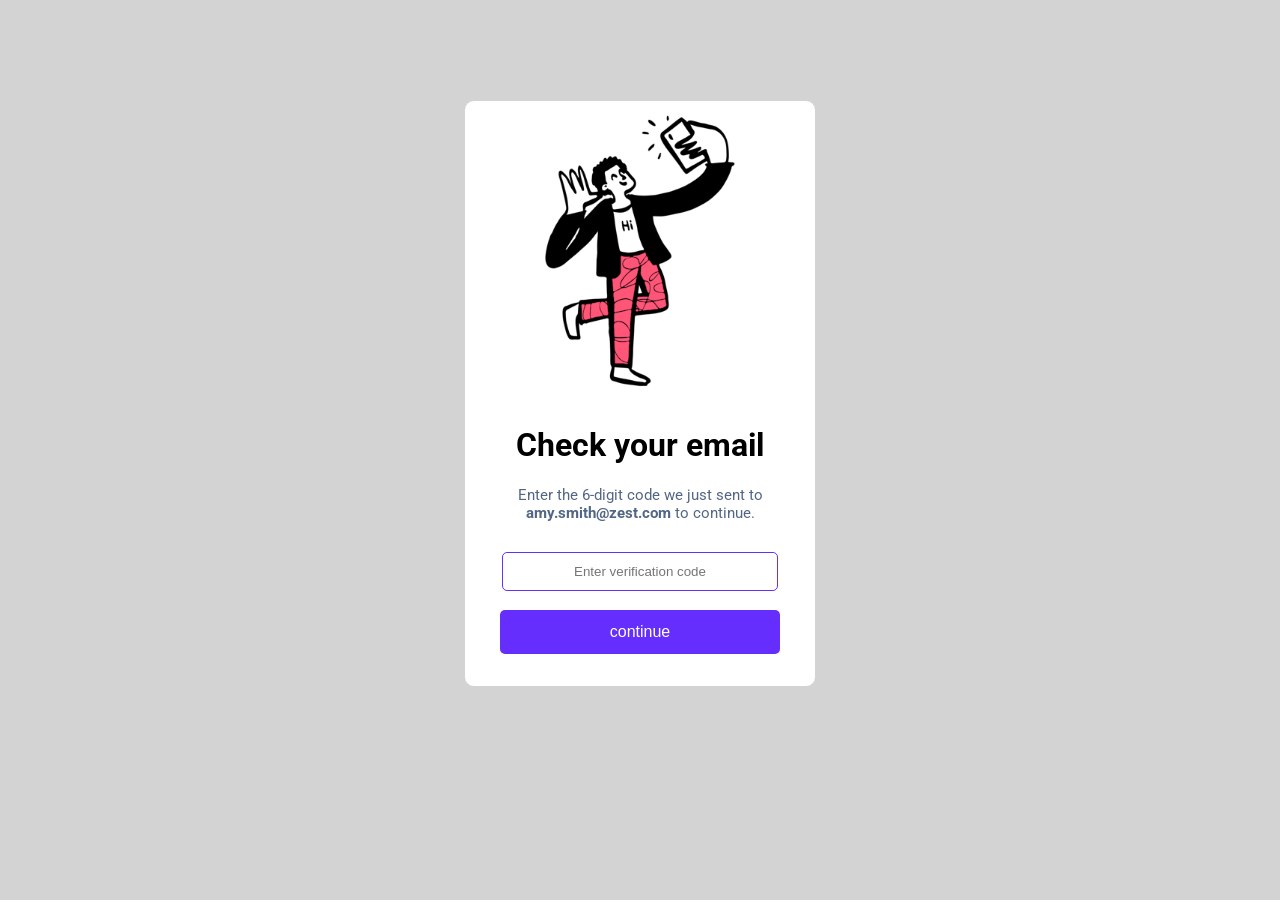
<file: Intro to CSS/card1.html>
<!DOCTYPE html>
<html lang="en">
<head>
    <meta charset="UTF-8">
    <meta name="viewport" content="width=device-width, initial-scale=1.0">
    <title>Card1</title>
    <link rel="stylesheet" href="style.css">
</head>
<body>
    <form action="">
        <div class="card1-box">
            <img src="DoodlesCard1.png" alt="selfie doodle" class="doodle">
            <h1>Check your email</h1>
            <p>Enter the 6-digit code we just sent to <strong>amy.smith@zest.com</strong> to continue.</p>
            <input type="text" placeholder="Enter verification code" class="verify" inputmode="numeric" pattern="[0-9]*" required= minlength="6" maxlength="6"><br><br>
            <button type="submit" class="btn-card1">continue</button>
        </div>
    </form>
</body>
</html>
</file>
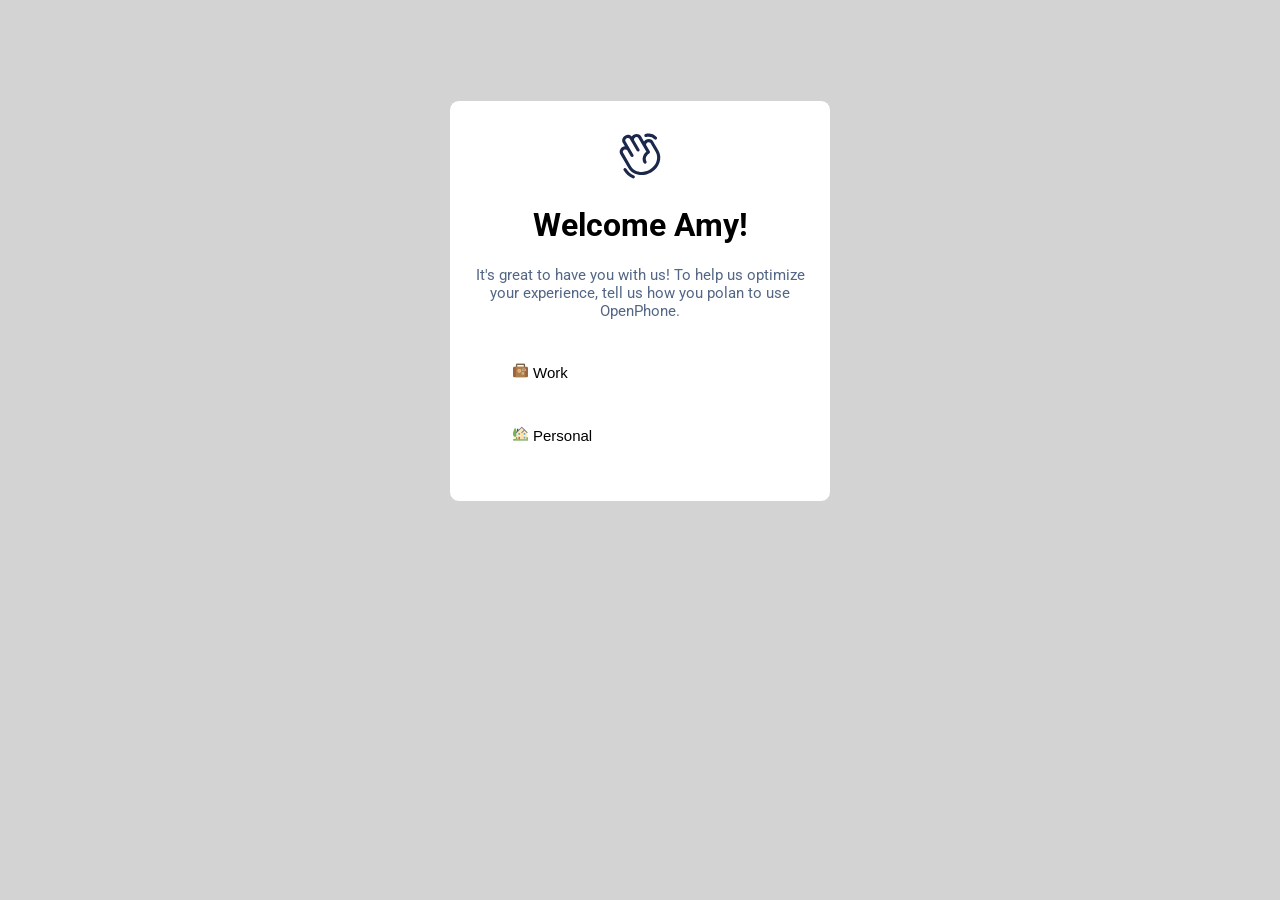
<file: Intro to CSS/card2.html>
<!DOCTYPE html>
<html lang="en">
<head>
    <meta charset="UTF-8">
    <meta name="viewport" content="width=device-width, initial-scale=1.0">
    <title>Card2</title>
    <link rel="stylesheet" href="style.css">
</head>
<body>
    <form action="">
        <div class="card2-box">
            <img src="hand-shake-svgrepo-com.svg" alt="waving hand" class="wave">
            <h1>Welcome Amy!</h1>
            <p>It's great to have you with us! To help us optimize your experience, tell us how you polan to use OpenPhone.</p>
            <button type="submit" class="btn-card2"><img src="suitcase-svgrepo-com.svg" alt="suitcase image" class="usage-type-img">Work</button><br><br>
            <button type="submit" class="btn-card2"><img src="house-with-garden-svgrepo-com.svg" alt="home image" class="usage-type-img">Personal</button>
        </div>
    </form>
</body>
</html>
</file>
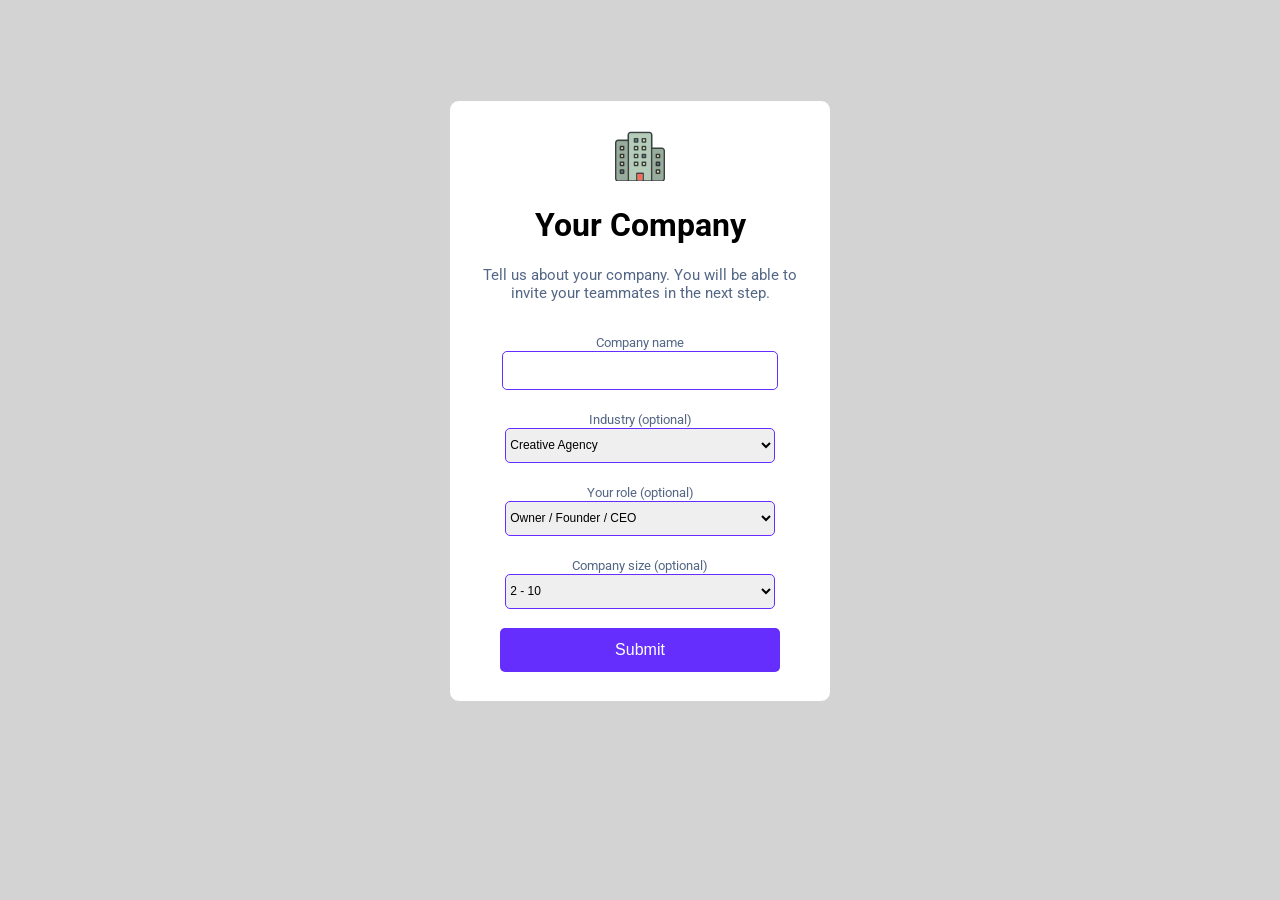
<file: Intro to CSS/card3.html>
<!DOCTYPE html>
<html lang="en">
<head>
    <meta charset="UTF-8">
    <meta name="viewport" content="width=device-width, initial-scale=1.0">
    <title>Card3</title>
    <link rel="stylesheet" href="style.css">
<body>
    <form action="">
        <div class="card3-box">
            <img src="building-svgrepo-com.svg" alt="building image" class="building">
            <h1>Your Company</h1>
            <p>Tell us about your company. You will be able to invite your teammates in the next step.</p>
            <label for="" class="l">Company name</label><br>
            <input type="text" name="" id="" class="drop-box" required minlength="3" maxlength="50"><br><br>
            <label for="">Industry (optional)</label><br>
            <select name="industry-type" id="" required class="drop-box">
                <option name="industry-type" value="Creative Agency">Creative Agency</option>
                <option name="industry-type" value="Management Consulting Firm">Management Consulting Firm</option>
                <option name="industry-type" value="Market Research Company">Market Research Company</option>
                <option name="industry-type" value="Digital Marketing Agency">Digital Marketing Agency</option>
                <option name="industry-type" value="Public Relations">Public Relations</option>
            </select><br><br>
            <label for="">Your role (optional)</label><br>
            <select name="role-type" id="" required class="drop-box">
                <option name="industry-type" value="Owner / Founder / CEO">Owner / Founder / CEO</option>
                <option name="industry-type" value="President">President</option>
                <option name="industry-type" value="Chief Operating Officer">Chief Operating Officer</option>
                <option name="industry-type" value="Managing Director">Managing Directory</option>
                <option name="industry-type" value="Managing Partner">Managing Partner</option>
            </select><br><br>
            <label for="">Company size (optional)</label><br>
            <select name="company-size" id="" required class="drop-box">
                <option name="company-size" value="2 - 10">2 - 10</option>
                <option name="company-size" value="11- 20">11- 20</option>
                <option name="company-size" value="21 - 30">21 - 30</option>
                <option name="company-size" value="31 - 40">31 - 40</option>
                <option name="company-size" value="41 - 50">41 - 50</option>
            </select><br><br>
            <button type="submit" class="btn-card1">Submit</button>
        </div>
    </form>
</body>
</html>
</file>
<file: CSS Animations/style.css>
.ball {
    width: 80px;
    height: 80px;
    background-color: black;
    border-radius: 50%;
    animation-name: bounce;
    animation-duration: 3s;
    animation-iteration-count: infinite;
    animation-timing-function: ease-in-out;
    
}

.ball-container {
    height: 900px;
    display: flex;
    justify-content: center;
    align-items: center;
}

@keyframes bounce {
    0% {transform: translateY(0) scale(1.1, 0.9);}
    5% {transform: translateY(0) scale(1, 1);}
    50% {transform: translateY(-250px) scale(1, 1); }
    95% {transform: translateY(0) scale(1, 1);}
    100% {transform: translateY(0) scale(1.1, 0.9);}
}

.loader {
    width: 50px;
    height: 50px;
    border: 5px solid lightgray;
    border-top: 5px solid black;
    border-radius: 50%;
    animation-name: spin;
    animation-duration: 1s;
    animation-iteration-count: infinite;
    animation-timing-function: linear;
}

@keyframes spin {

    0% {transform: rotate(0deg) scale(1);}
    50% {transform: rotate(180deg) scale(1.1);}
    100% {transform: rotate(360deg) scale(1);}
    
}

.animated-button {
    margin: 100px auto;
    padding: 12px 24px;
    background-color: black;
    color: white;
    border: none;
    border-radius: 8px;
    font-size: 16px;
    cursor: pointer;
    transition: transform 0.3s ease, box-shadow 0.3s ease, background-color 0.3s ease;
}

.animated-button:hover {
    transform: scale(1.05);
    box-shadow: 0 8px 20px rgba(0, 0, 0, 0.25);
    background-color: #07372e;
}
</file>
<file: CSS Flexbox/style.css>
body{
    margin: 0;
    box-sizing: border-box;
    font-family: system-ui, -apple-system, BlinkMacSystemFont, 'Segoe UI', Roboto, Oxygen, Ubuntu, Cantarell, 'Open Sans', 'Helvetica Neue', sans-serif;
    background-color: rgb(12, 16, 20);
}

header{
    position: sticky;
}

.icons{
    display: flex;
    justify-content: space-between;
    padding: 15px 500px;
    border-bottom: 0.5px solid rgb(54, 54, 54);
    color: white; 
    align-items: center;
}

.login-btn{
    background-color: rgb(74, 93, 249);
    border: none;
    color: white;
    padding: 8px 15px;
    border-radius: 8px;
    font-size: 14px;
    font-weight: 600;
}

.signup-btn {
    background-color: rgb(12, 16, 20);
    border: none;
    color: rgb(74, 93, 249);
    font-size: 14px;
    font-weight: 600;
}

.profile{
    display: flex;
    gap: 100px;
    padding: 40px 570px;
    color: white;
    font-size: 16px;
    font-weight: 600;
}

.follower-count{
    display: flex;
    gap: 50px;
}

.google-prof-pic {
    border-radius: 50%;
}

.follower-count{
    margin-top: 5px;
}

span{
    font-weight: 400;
    color: rgb(168, 168, 168);
}

.help {
    font-size: 14px;
    font-weight: 350;
    margin-top: 5px;
}

.linkin{
    font-size: 14px;
    font-weight: 600;
    color: rgb(224, 241, 255);
    text-decoration: none;
}

.threads{
    background-color: rgb(54, 54, 54);
    font-size: 13px;
    font-weight:100;
    padding: 5px;
    width: 25%;
    border-radius: 15px;
    margin-top: 10px;
}

.stories{
    padding: 40px 550px;
}

.story-img{
    border-radius: 50%;
    width: 70px;
}

.feed{
    margin: 50px 750px 10px 750px;
}

.feed-icons{
    display: flex;
    color: rgb(248, 249, 249);
    justify-content: space-between;
}

.posts-section{
    display: flex;
    justify-content: center;
    gap: 2px;
}

.post{
    position: relative;
    width: 300px;
}

.post-img{
    border-color: black;
    width: 100%;
}

.carousel-icon{
    color: white;
    position: absolute;
    top: 10px;
    right: 10px;
    z-index: 2;
}

.footer{
    width: 100%;
    padding: 25px;
    margin-left: 450px;
    color: rgb(168, 168, 168);
    font-size: 12px;
}

.links{
    color: rgb(168, 168, 168);
    text-decoration: none;
    margin: 2px;
    display: flex;
    gap: 11px;
}

.language{
    display: flex;
    align-items: center;
    gap: 5px;
    padding-top: 10px;
    padding-left: 350px;
}

.language select{
    background: transparent;
    border: none;
    color: rgb(168, 168, 168);
    font-size: 12px;
    font-family: system-ui, -apple-system, BlinkMacSystemFont, 'Segoe UI', Roboto, Oxygen, Ubuntu, Cantarell, 'Open Sans', 'Helvetica Neue', sans-serif;
}

.more{
    position: absolute;
    bottom: 28px;
    left:30px;
    background-color: rgb(33, 35, 40);
    color: white;
    padding: 14px 24px;
    border: none;
    border-radius: 25px;
    font-size: 14px;
    font-weight: 600;
}
</file>
<file: Intro to CSS/style.css>
@import url('https://fonts.googleapis.com/css2?family=DM+Serif+Display:ital@0;1&family=Roboto:ital,wght@0,100..900;1,100..900&display=swap');

body {
    text-align: center;
    box-sizing: border-box;
    font-family: "Roboto", sans-serif;
    font-optical-sizing: auto;
    font-weight: 400;
    font-style: normal;
    background-color: lightgrey;
}

.main-box {
    border: 1px solid lightgray;
    padding: 15px;
    padding-bottom: 35px;
    width: 300px;
    height: 350px;
    margin: 300px auto;
    border-radius: 10px;
    background-color: white;
}

.card1-box {
    border: 1px solid lightgray;
    padding: auto;
    padding-bottom: 35px;
    width: 350px;
    height: 550px;
    margin: 100px auto;
    border-radius: 10px;
    background-color: white;
}

.card2-box {
    border: 1px solid lightgray;
    padding: 15px;
    width: 350px;
    height: 370px;
    margin: 100px auto;
    border-radius: 10px;
    background-color: white;
}

.card3-box {
    border: 1px solid lightgray;
    padding: 15px;
    width: 350px;
    height: 570px;
    margin: 100px auto;
    border-radius: 10px;
    background-color: white;
}

.btn-main-card {
    background-color: rgb(102, 46, 252);
    padding: 10px 100px 10px 100px;
    border-radius: 5px;
    border: 1px solid lightgray;
}

.btn-card1 {
    background-color: rgb(102, 46, 252);
    width: 80%;
    padding: 13px;
    font-size: 16px;
    border: none;
    border-radius: 5px;
    color: white;
}
.btn-card2 {
    background-color: white;
    width: 80%;
    padding: 13px;
    font-size: 16px;
    border: none;
    border-radius: 10px;
    color: black;
    text-align: left;
    font-size: 15px;
}

.btn-card2:hover {
    background-color: lightgray;
}

.verify {
    width: 77%;
    height: 35px;
    border: 1px solid rgb(102, 46, 252);
    border-radius: 5px;
    color: black;
    text-align: center;
}

.drop-box {
    width: 77%;
    height: 35px;
    border: 1px solid rgb(102, 46, 252);
    border-radius: 5px;
    color: black;
    text-align: left;
    font-size: 12px;
}


a {
    text-decoration: none;
    font-family: "Roboto", sans-serif;
    font-optical-sizing: auto;
    font-size: 15px;
    color: white;
}

p {
    color: #536685;
    font-size: 15px;
    margin-top: 5px;
    margin-bottom: 30px;
}

.doodle {
    height: 300px;
}

.wave, .building {
    width: 50px;
    padding: 15px 15px 0px 15px;
}

.usage-type-img {
    width: 15px;
    padding-right: 5px;
}

label {
    color: #536685;
    font-size: 13px;
    text-align: left; 
}

.lab {
    text-align: left;
}
</file>
<file: Responsive Design/style.css>
body {
    box-sizing: border-box;
    margin: 0;
    padding: 0;
    font-family: Arial, sans-serif;
    background: white;
    color: #07372e; 
}

header {
    display: flex;
    align-items: center;
    padding: 0 28px;
    height: 70px;
}

.logo {
    display: flex;
    align-items: center;
    gap: 8px;
    font-weight: 600;
}

.logo svg {
    width: 22px;
    height: 22px;
}

.header-buttons {
    display: flex;
    align-items: center;
    gap: 15px;
    margin-left: auto;
}

.create-account {
    background-color: #07372e;
    color: white;
    font-weight: bold;
    padding: 10px 15px;
    border-radius: 10px;
}

.log-in {
    background-color: white;
    color: #07372e;
    font-weight: bold;
    padding: 10px 15px;
    border-radius: 10px;
    border: 1px solid lightgray;
}

nav {
    display: flex;
    gap: 25px;
}

nav a {
    display: flex;
    align-items: center;
    gap: 5px;
    font-weight: 600;
}

.dropdown-icon {
    width: 14px;
    height: 14px;
    flex-shrink: 0;
}

.logo-nav {
    display: flex;
    gap: 28px;
}

a {
    text-decoration: none;
    font-size: 15px;
    color: #07372e;
}

.hero {
    background-color: rgba(144, 238, 144, 0.13);
    text-align: center;
    padding: 60px 40px;
    border-radius: 30px;
}

main {
    padding: 30px;
}

.update {
    background-color: rgba(0, 0, 0, 0.062);
    padding: 7px 12px;
    border-radius: 18px;
    font-size: 14px;
    font-weight: bold;
}

h1 {
    font-size: 48px;
    font-weight: 700;
    max-width: 800px;
    margin: 25px auto 0;
    line-height: 1.1;
}

p {
    max-width: 650px;
    margin: 40px auto 0;
}

.video-card {
    max-width: 1000px;
    margin: 30px auto 0;
    overflow: hidden;
    border-radius: 30px;
    position: relative;
}

.video-card img {
    width: 100%;
    height: 550px;
    display: block;
    object-fit: cover;
    object-position: center 20%;
}

.lesson {
    position: absolute;
    bottom: 20px;
    left: 40px;
    display: flex;
    gap: 8px;
    background-color: rgba(0, 0, 0, 0.7);
    padding: 12px;
    border-radius: 15px;
}

.lesson-text {
    display: flex;
    flex-direction: column;
    text-align: left;
    justify-content: center;
    gap: 3px;
}

.lesson-title {
    color: white;
    font-size: 15px;
    font-weight: 600;
}

.lesson-subtitle {
    color: white;
    font-size: 14px;
    font-weight: 400;
}

.play-button {
    width: 50px;
    height: 50px;
    border-radius: 50%;
    background-color: rgba(255, 255, 255, 0.2);
    border: none;
    display: flex;
    align-items: center;
    justify-content: center;
}

.play-button img {
    width: 24px;
    height: 24px;
}

.highlight{
    background-color: rgba(144, 238, 144, 0.35);
    padding: 5px;
    border-radius: 5px;
}

@media (max-width: 800px) {
    nav, .log-in {
        display: none;
    }

    h1 {
        font-size: 32px;
    }

    .hero {
        padding: 40px 20px;
    }

    p {
        margin: 25px auto 0;
    }

    .video-card img {
        height: 350px;
    }
    
    .lesson {
        left: 20px;
    }
    
    .play-button {
        width: 40px;
        height: 40px;
    }

    .play-button img {
        width: 24px;
        height: 24px;
    }
}

@media (max-width: 350px) {
    .lesson {
        padding: 8px;
        gap: 5px;
    }
}
</file>
